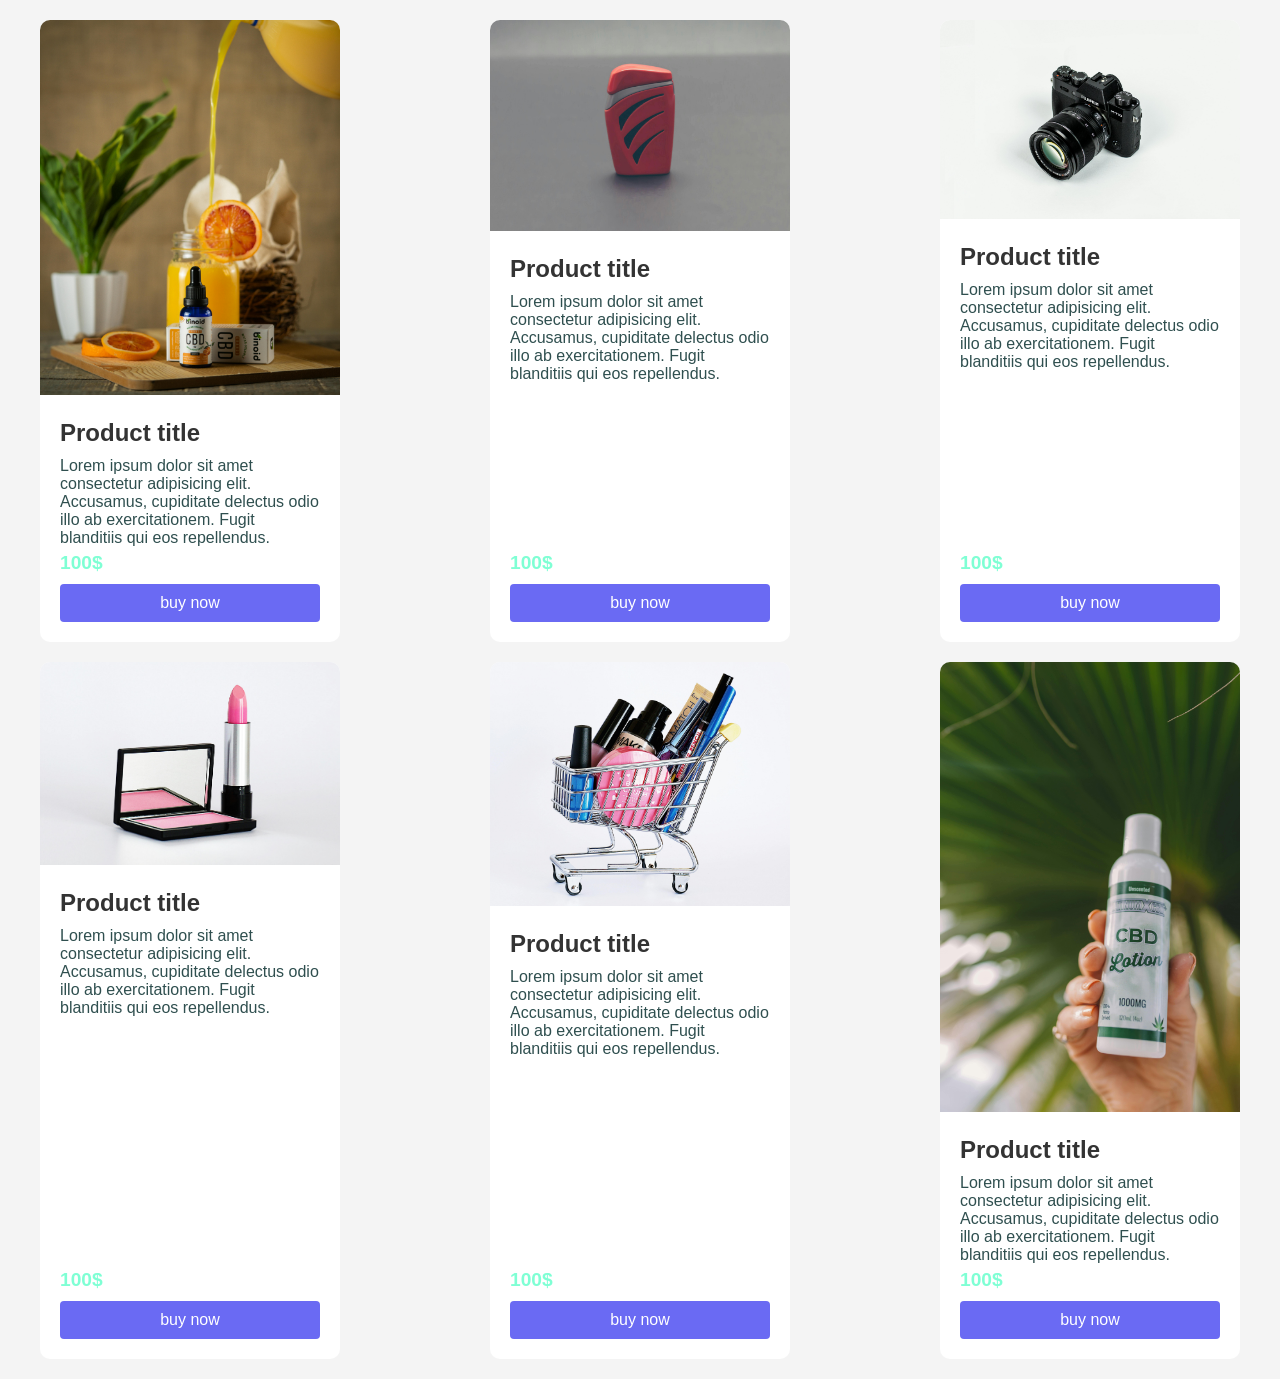
<file: product_cart/index.html>
<!DOCTYPE html>
<html lang="en">
<head>
    <meta charset="UTF-8">
    <meta name="viewport" content="width=device-width, initial-scale=1.0">
    <title>Responsive product cart</title>
    <link rel="stylesheet" href="/product_cart/style.css">
</head>
<body>
      <main>
        <section class="product-container">
           
             <!--product 1-->
            <div class="product-cart">
                <div class="product-image">
                     <img src="image1.jpg" alt="serum" >

                </div>
                <div class="product-detail">
                    <h2 class="product-title">Product title</h2>
                    <p class="product-description">Lorem ipsum dolor sit amet consectetur adipisicing elit. 
                        Accusamus, cupiditate delectus odio illo ab exercitationem.
                        Fugit blanditiis qui eos repellendus.
                    </p>
                    <p class="product-price">100$</p>
                    <button class="button">buy now</button>

                </div>
            </div>
            <!--product2-->
             <div class="product-cart">
                <div class="product-image">
                     <img src="image2.jpg" alt="serum" >

                </div>
                <div class="product-detail">
                    <h2 class="product-title">Product title</h2>
                    <p class="product-description">Lorem ipsum dolor sit amet consectetur adipisicing elit. 
                        Accusamus, cupiditate delectus odio illo ab exercitationem.
                        Fugit blanditiis qui eos repellendus.
                    </p>
                    <p class="product-price">100$</p>
                    <button class="button">buy now</button>

                </div>
            </div>
             <!--product3-->
             <div class="product-cart">
                <div class="product-image">
                     <img src="image3.jpg" alt="serum" >

                </div>
                <div class="product-detail">
                    <h2 class="product-title">Product title</h2>
                    <p class="product-description">Lorem ipsum dolor sit amet consectetur adipisicing elit. 
                        Accusamus, cupiditate delectus odio illo ab exercitationem.
                        Fugit blanditiis qui eos repellendus.
                    </p>
                    <p class="product-price">100$</p>
                    <button class="button">buy now</button>

                </div>
            </div>
            <!--product4-->
             <div class="product-cart">
                <div class="product-image">
                     <img src="image4.jpg" alt="serum" >

                </div>
                <div class="product-detail">
                    <h2 class="product-title">Product title</h2>
                    <p class="product-description">Lorem ipsum dolor sit amet consectetur adipisicing elit. 
                        Accusamus, cupiditate delectus odio illo ab exercitationem.
                        Fugit blanditiis qui eos repellendus.
                    </p>
                    <p class="product-price">100$</p>
                    <button class="button">buy now</button>

                </div>
            </div>
            <!--product5-->
             <div class="product-cart">
                <div class="product-image">
                     <img src="image5.jpg" alt="serum" >

                </div>
                <div class="product-detail">
                    <h2 class="product-title">Product title</h2>
                    <p class="product-description">Lorem ipsum dolor sit amet consectetur adipisicing elit. 
                        Accusamus, cupiditate delectus odio illo ab exercitationem.
                        Fugit blanditiis qui eos repellendus.
                    </p>
                    <p class="product-price">100$</p>
                    <button class="button">buy now</button>

                </div>
             </div>
                <!--product6-->
             <div class="product-cart">
                <div class="product-image">
                     <img src="image6.jpg" alt="serum" >

                </div>
                <div class="product-detail">
                    <h2 class="product-title">Product title</h2>
                    <p class="product-description">Lorem ipsum dolor sit amet consectetur adipisicing elit. 
                        Accusamus, cupiditate delectus odio illo ab exercitationem.
                        Fugit blanditiis qui eos repellendus.
                    </p>
                    <p class="product-price">100$</p>
                    <button class="button">buy now</button>

                </div>
            </div>

           
        </section>
      </main>
    
</body>
</html>
</file>
<file: product_cart/style.css>
*{
    box-sizing: border-box;
    padding: 0;
    margin: 0;
}
body{
    font-family:'Segoe UI', Tahoma, Geneva, Verdana, sans-serif;
    background: #f4f4f4;
    padding:20px;
}
/*box shadow box er charidike halka shadow nei*/
.product-cart {
    display: flex;
    flex-direction: column;
    background: white;
    width:300px;
    border-radius: 10px; /*for the round shape*/
    box-shadow: 0 6px 10px rgba(0,0,0,0);
    overflow: hidden;
    transition : transform 0.3s, box-shadow 0.3s ease;

}
.product-image img{
    width: 100%;
     object-fit: cover;/* pic  fit korar jonne  */
}
/* flex grow  means o kototuku jaiga nibe */
.product-detail{
    display: flex;
    flex-direction: column;
    justify-content: space-between;
    padding : 20px;
    flex-grow: 1;

}
.product-title{
    font-size: 1.5 rem;
    margin-bottom: 10px;
    color: #333;

}
.product-description{
    font-size: 1rem;
    color : darkslategray;
    margin-bottom: 5px;
    flex-grow: 1;
}
.product-price{
    color: aquamarine;
    font-size: 1.2rem;
    margin-bottom: 10px;
    font-weight: bold;
}
.button{
       background-color: rgb(106, 106, 243);
       color: white;
       border: none;
       box-shadow: 0 6px 10px rgba(0,0,0,0);
       border-radius: 4px;
       padding : 10px;
       font-size: 1rem;
       cursor: pointer;/* mouse -pointer chole ashbe buy button e */
       transition: background-color 0.3s ease;

}
.product-container{
    display: flex;
    flex-wrap: wrap;
    justify-content: space-between;
    max-width: 1200px;
    gap: 20px;
    
    margin: 0 auto;

}
</file>
